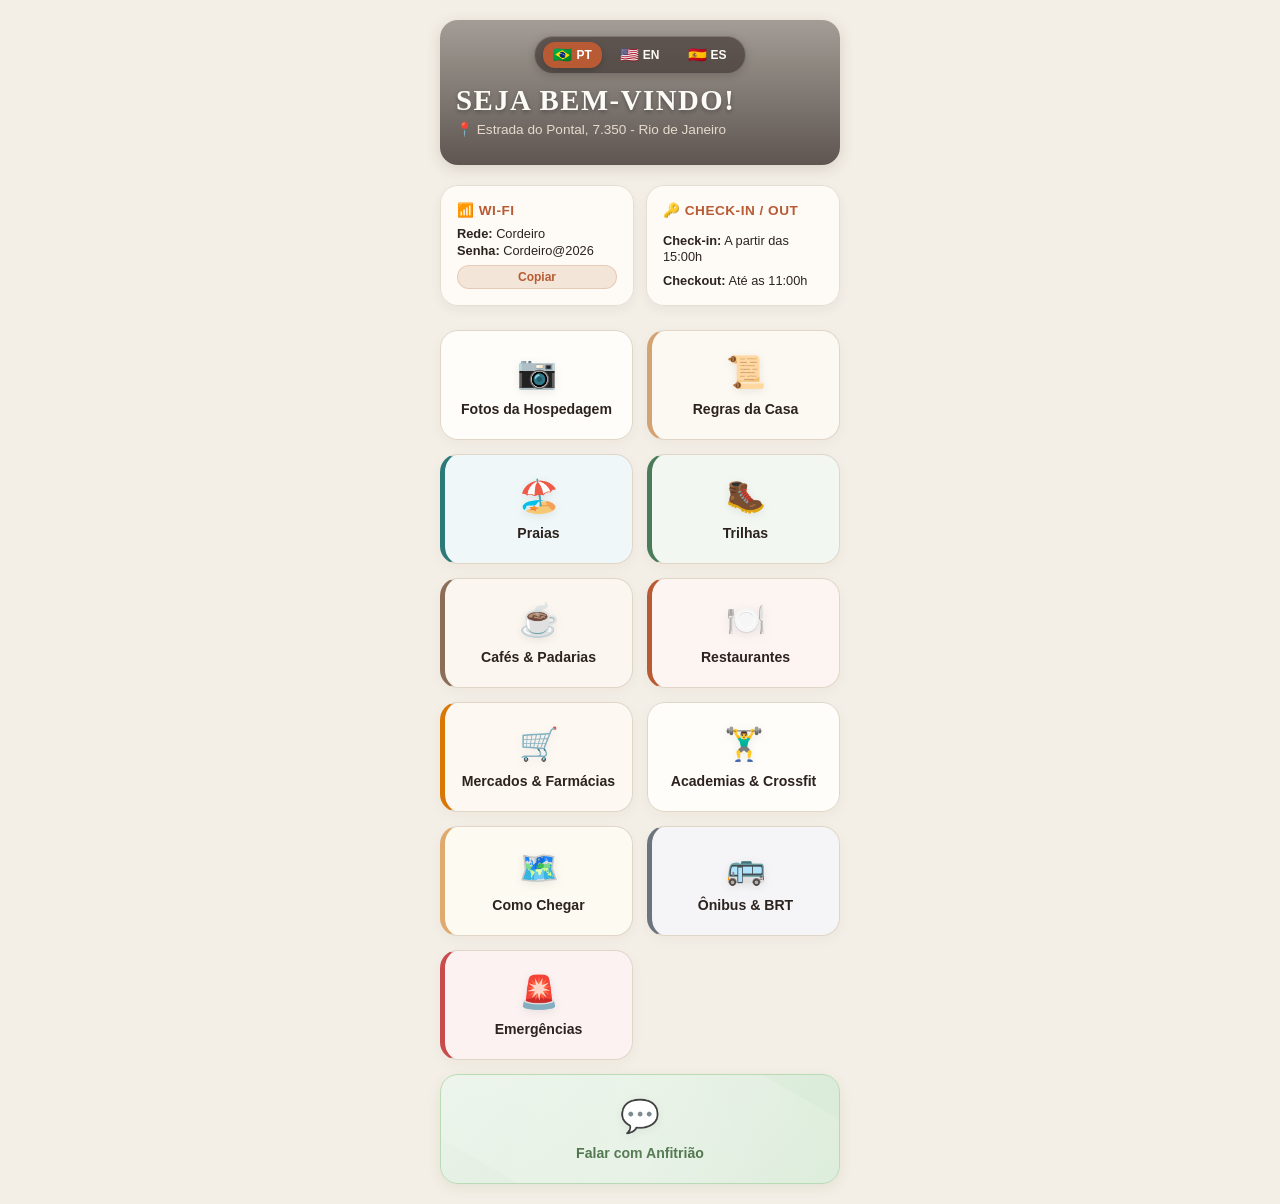
<file: index.html>
<!DOCTYPE html>
<html lang="pt-BR">
<head>
  <meta charset="UTF-8">
  <meta name="viewport" content="width=device-width, initial-scale=1.0">
  <title>Guia do Hóspede - Estrada do Pontal</title>
  <link rel="stylesheet" href="css/style.css">
</head>
<body>
  <div class="container">

    <!-- Header Rústico com Banner de Fundo -->
    <header class="hero-banner">
      <!-- Seletor de Idiomas Destacado -->
      <div class="language-selector">
        <button id="btn-pt" onclick="setLanguage('pt')" class="lang-btn active">
          <span class="flag">🇧🇷</span> PT
        </button>
        <button id="btn-en" onclick="setLanguage('en')" class="lang-btn">
          <span class="flag">🇺🇸</span> EN
        </button>
        <button id="btn-es" onclick="setLanguage('es')" class="lang-btn">
          <span class="flag">🇪🇸</span> ES
        </button>
      </div>

      <div class="hero-content">
        <h1 data-i18n="badge_welcome">SEJA BEM-VINDO!</h1>
        <p>📍 Estrada do Pontal, 7.350 - Rio de Janeiro</p>
      </div>
    </header>

    <!-- Card de Acesso Rápido -->
    <section class="quick-access">
      <div class="info-card">
        <h3>📶 WI-FI</h3>
        <p><strong>Rede:</strong> <span id="wifi-net">Cordeiro</span></p>
        <p><strong>Senha:</strong> <span id="wifi-pass">Cordeiro@2026</span></p>
        <button onclick="copyWifi()" style="margin-top: 6px; padding: 4px 10px; cursor: pointer;" data-i18n="wifi_btn">Copiar</button>
      </div>
      <div class="info-card">
        <h3>🔑 CHECK-IN / OUT</h3>
        <p><strong>Check-in:</strong> A partir das 15:00h</p>
        <p><strong>Checkout:</strong> Até as 11:00h</p>
      </div>
    </section>

    <!-- Grid de Navegação Reorganizado -->
    <main class="menu-grid">

      <!-- 0. FOTOS DA HOSPEDAGEM -->
      <a href="Fotos.html" target="_blank" class="menu-item">
        <span class="icon">📷</span>
        <span data-i18n="menu_photos">Fotos da Hospedagem</span>
      </a>

      <!-- 1. GUIA DA HOSPEDAGEM (Início) -->
      <a href="regras.html" target="_blank" class="menu-item">
        <span class="icon">📜</span>
        <span data-i18n="menu_house">Regras da Casa</span>
      </a>

      <!-- 2. LAZER & EXPERIÊNCIA DA REGIÃO -->
      <a href="praias.html" target="_blank" class="menu-item">
        <span class="icon">🏖️</span>
        <span data-i18n="menu_beaches">Praias</span>
      </a>

      <a href="trilhas.html" target="_blank" class="menu-item">
        <span class="icon">🥾</span>
        <span data-i18n="menu_trails">Trilhas</span>
      </a>

      <!-- 3. GASTRONOMIA -->
      <a href="padarias.html" target="_blank" class="menu-item">
        <span class="icon">☕</span>
        <span data-i18n="menu_bakeries">Cafés & Padarias</span>
      </a>

      <a href="restaurantes.html" target="_blank" class="menu-item">
        <span class="icon">🍽️</span>
        <span data-i18n="menu_rest">Restaurantes</span>
      </a>

      <!-- 4. CONVENIÊNCIA & BEM-ESTAR -->
      <a href="conveniencia.html" target="_blank" class="menu-item">
        <span class="icon">🛒</span>
        <span data-i18n="menu_convenience">Mercados & Farmácias</span>
      </a>

      <a href="academias.html" target="_blank" class="menu-item">
        <span class="icon">🏋️‍♂️</span>
        <span data-i18n="menu_fitness">Academias & Crossfit</span>
      </a>

      <!-- 5. DESLOCAMENTO -->
      <a href="como-chegar.html" target="_blank" class="menu-item">
        <span class="icon">🗺️</span>
        <span data-i18n="menu_how_to_get">Como Chegar</span>
      </a>

      <a href="transporte.html" target="_blank" class="menu-item">
        <span class="icon">🚌</span>
        <span data-i18n="menu_bus">Ônibus & BRT</span>
      </a>

      <!-- 6. EMERGÊNCIAS (No final) -->
      <a href="emergencias.html" target="_blank" class="menu-item">
        <span class="icon">🚨</span>
        <span data-i18n="menu_emergencies">Emergências</span>
      </a>

      <!-- BOTÃO DESTACADO -->
      <a href="https://wa.me/5521999833623" target="_blank" class="menu-item highlight">
        <span class="icon">💬</span>
        <span data-i18n="menu_host">Falar com Anfitrião</span>
      </a>

    </main>
  </div>

  <script src="js/main.js"></script>
</body>
</html>
</file>
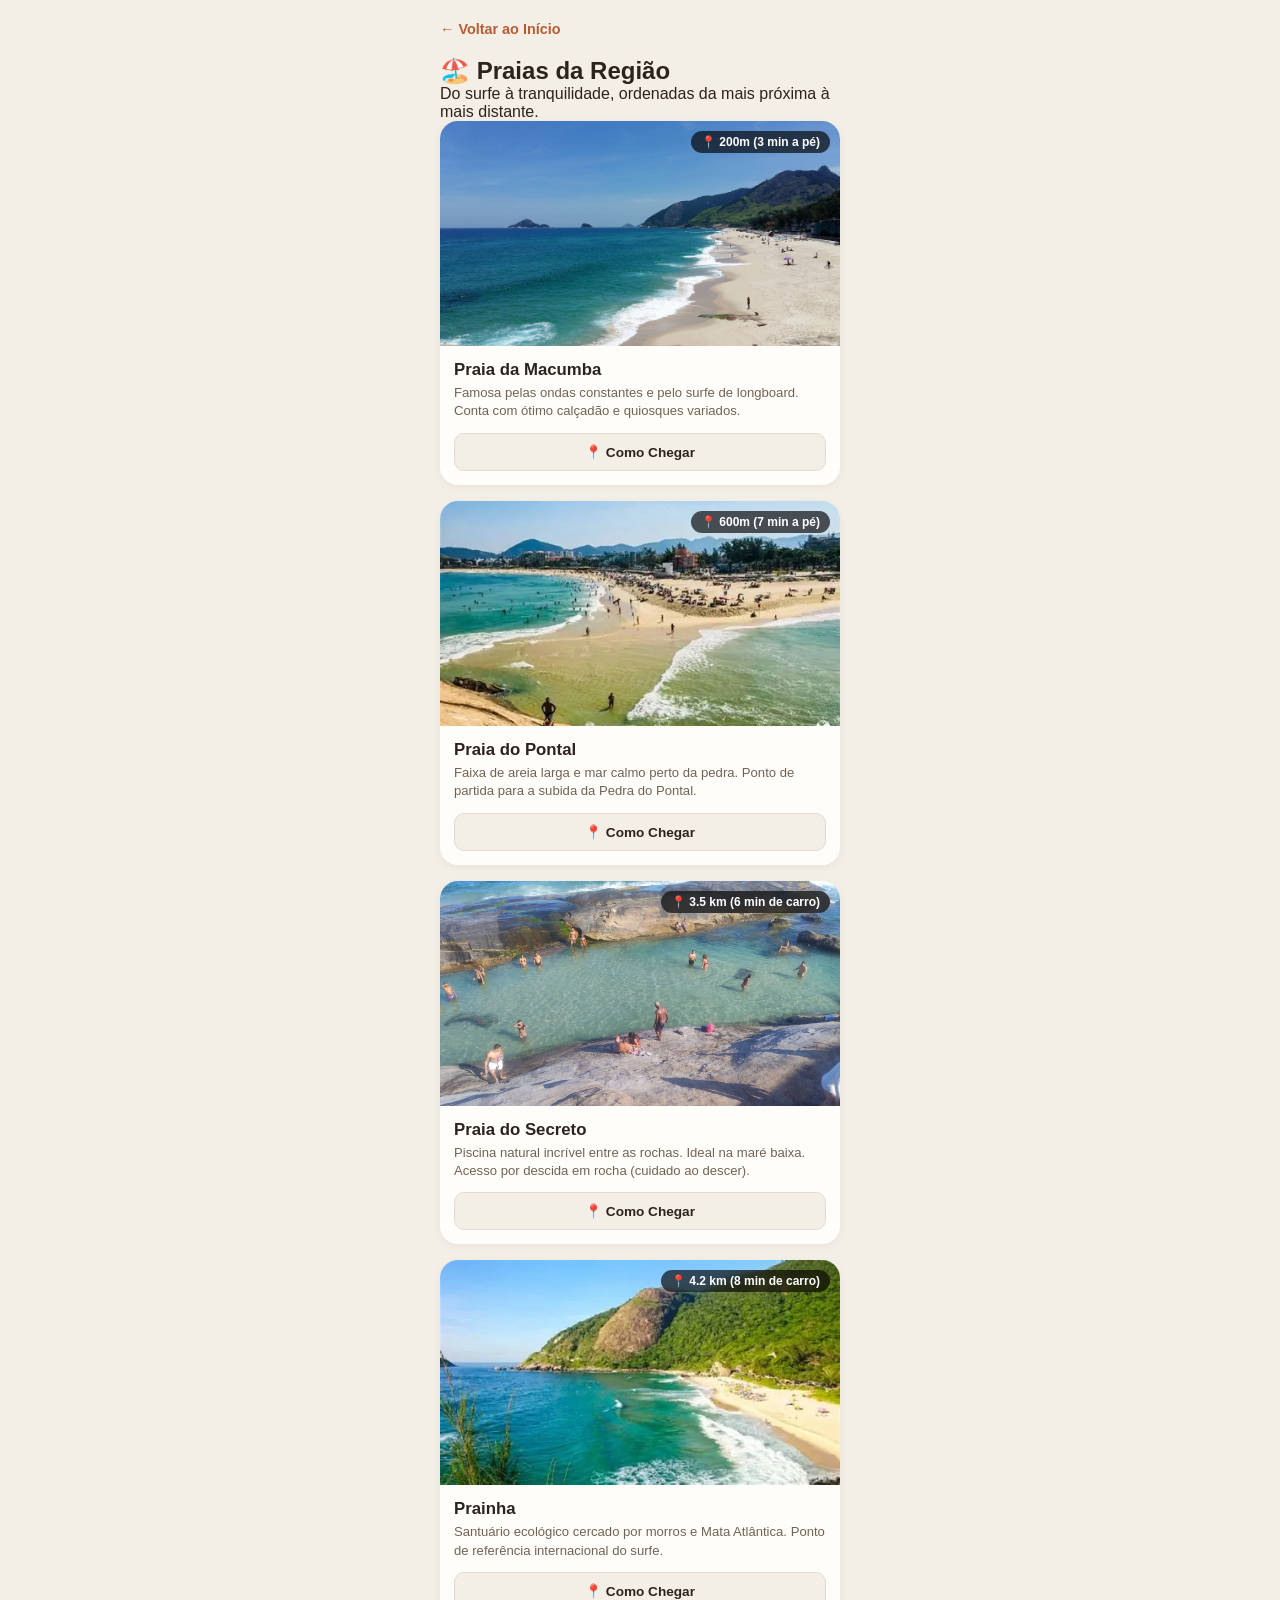
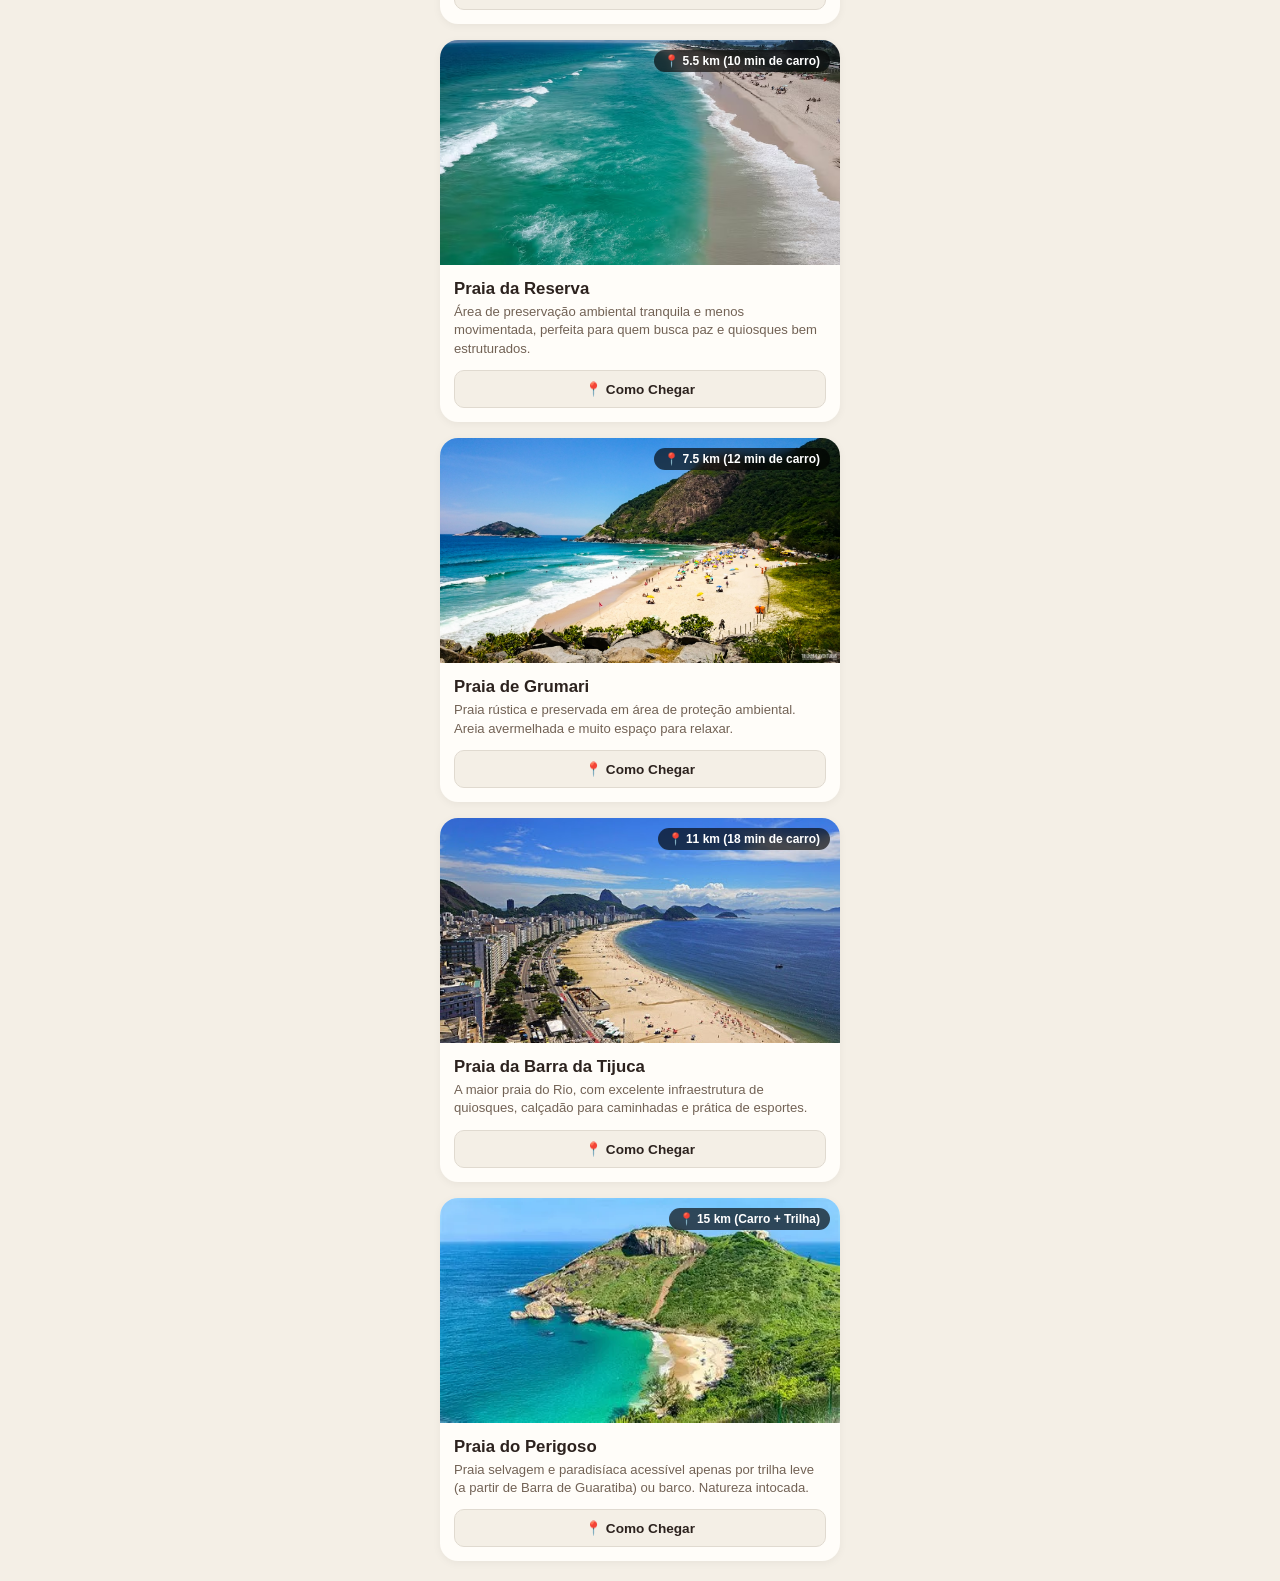
<file: praias.html>
<!DOCTYPE html>
<html lang="pt-BR">
<head>
  <meta charset="UTF-8">
  <meta name="viewport" content="width=device-width, initial-scale=1.0">
  <title>Praias - Guia do Hóspede</title>
  <link rel="stylesheet" href="css/style.css">
</head>
<body>
  <div class="container">
    <a href="index.html" class="btn-back" data-i18n="btn_back">← Voltar ao Início</a>

    <!-- PORTUGUÊS -->
    <div class="lang-content lang-pt">
      <header class="page-header">
        <h2>🏖️ Praias da Região</h2>
        <p>Do surfe à tranquilidade, ordenadas da mais próxima à mais distante.</p>
      </header>

      <div class="beach-grid">
        <article class="beach-card">
          <div class="beach-image-wrapper">
            <img src="img/praia_da_macumba.jpeg" alt="Praia da Macumba" class="beach-img">
            <span class="distance-tag">📍 200m (3 min a pé)</span>
          </div>
          <div class="beach-content">
            <h3>Praia da Macumba</h3>
            <p>Famosa pelas ondas constantes e pelo surfe de longboard. Conta com ótimo calçadão e quiosques variados.</p>
            <a href="https://maps.google.com/?q=Praia+da+Macumba+Rio+de+Janeiro" target="_blank" class="btn-maps-action">📍 Como Chegar</a>
          </div>
        </article>

        <article class="beach-card">
          <div class="beach-image-wrapper">
            <img src="img/praia_do_pontal.webp" alt="Praia do Pontal" class="beach-img">
            <span class="distance-tag">📍 600m (7 min a pé)</span>
          </div>
          <div class="beach-content">
            <h3>Praia do Pontal</h3>
            <p>Faixa de areia larga e mar calmo perto da pedra. Ponto de partida para a subida da Pedra do Pontal.</p>
            <a href="https://maps.google.com/?q=Praia+do+Pontal+Recreio+Rio+de+Janeiro" target="_blank" class="btn-maps-action">📍 Como Chegar</a>
          </div>
        </article>

        <article class="beach-card">
          <div class="beach-image-wrapper">
            <img src="img/Praia do Secreto.jpeg" alt="Praia do Secreto" class="beach-img">
            <span class="distance-tag">📍 3.5 km (6 min de carro)</span>
          </div>
          <div class="beach-content">
            <h3>Praia do Secreto</h3>
            <p>Piscina natural incrível entre as rochas. Ideal na maré baixa. Acesso por descida em rocha (cuidado ao descer).</p>
            <a href="https://maps.google.com/?q=Praia+do+Secreto+Rio+de+Janeiro" target="_blank" class="btn-maps-action">📍 Como Chegar</a>
          </div>
        </article>

        <article class="beach-card">
          <div class="beach-image-wrapper">
            <img src="img/prainha.webp" alt="Prainha" class="beach-img">
            <span class="distance-tag">📍 4.2 km (8 min de carro)</span>
          </div>
          <div class="beach-content">
            <h3>Prainha</h3>
            <p>Santuário ecológico cercado por morros e Mata Atlântica. Ponto de referência internacional do surfe.</p>
            <a href="https://maps.google.com/?q=Prainha+Rio+de+Janeiro" target="_blank" class="btn-maps-action">📍 Como Chegar</a>
          </div>
        </article>

        <article class="beach-card">
          <div class="beach-image-wrapper">
            <img src="img/praia-reserva.avif" alt="Praia da Reserva" class="beach-img">
            <span class="distance-tag">📍 5.5 km (10 min de carro)</span>
          </div>
          <div class="beach-content">
            <h3>Praia da Reserva</h3>
            <p>Área de preservação ambiental tranquila e menos movimentada, perfeita para quem busca paz e quiosques bem estruturados.</p>
            <a href="https://maps.google.com/?q=Praia+da+Reserva+Rio+de+Janeiro" target="_blank" class="btn-maps-action">📍 Como Chegar</a>
          </div>
        </article>

        <article class="beach-card">
          <div class="beach-image-wrapper">
            <img src="img/grumari.jpg" alt="Praia de Grumari" class="beach-img">
            <span class="distance-tag">📍 7.5 km (12 min de carro)</span>
          </div>
          <div class="beach-content">
            <h3>Praia de Grumari</h3>
            <p>Praia rústica e preservada em área de proteção ambiental. Areia avermelhada e muito espaço para relaxar.</p>
            <a href="https://maps.google.com/?q=Praia+de+Grumari+Rio+de+Janeiro" target="_blank" class="btn-maps-action">📍 Como Chegar</a>
          </div>
        </article>

        <article class="beach-card">
          <div class="beach-image-wrapper">
            <img src="img/praia-barra.jpg" alt="Praia da Barra da Tijuca" class="beach-img">
            <span class="distance-tag">📍 11 km (18 min de carro)</span>
          </div>
          <div class="beach-content">
            <h3>Praia da Barra da Tijuca</h3>
            <p>A maior praia do Rio, com excelente infraestrutura de quiosques, calçadão para caminhadas e prática de esportes.</p>
            <a href="https://maps.google.com/?q=Praia+da+Barra+da+Tijuca+Rio+de+Janeiro" target="_blank" class="btn-maps-action">📍 Como Chegar</a>
          </div>
        </article>

        <article class="beach-card">
          <div class="beach-image-wrapper">
            <img src="img/praia-perigoso.webp" alt="Praia do Perigoso" class="beach-img">
            <span class="distance-tag">📍 15 km (Carro + Trilha)</span>
          </div>
          <div class="beach-content">
            <h3>Praia do Perigoso</h3>
            <p>Praia selvagem e paradisíaca acessível apenas por trilha leve (a partir de Barra de Guaratiba) ou barco. Natureza intocada.</p>
            <a href="https://maps.google.com/?q=Praia+do+Perigoso+Barra+de+Guaratiba" target="_blank" class="btn-maps-action">📍 Como Chegar</a>
          </div>
        </article>
      </div>
    </div>

    <!-- INGLÊS -->
    <div class="lang-content lang-en" style="display: none;">
      <header class="page-header">
        <h2>🏖️ Local Beaches</h2>
        <p>From surfing spots to peaceful shores, ordered by distance.</p>
      </header>

      <div class="beach-grid">
        <article class="beach-card">
          <div class="beach-image-wrapper">
            <img src="img/praia_da_macumba.jpeg" alt="Macumba Beach" class="beach-img">
            <span class="distance-tag">📍 200m (3 min walk)</span>
          </div>
          <div class="beach-content">
            <h3>Macumba Beach</h3>
            <p>Famous for consistent waves and longboard surfing. Features a vibrant boardwalk and beachfront kiosks.</p>
            <a href="https://maps.google.com/?q=Praia+da+Macumba+Rio+de+Janeiro" target="_blank" class="btn-maps-action">📍 Directions</a>
          </div>
        </article>

        <article class="beach-card">
          <div class="beach-image-wrapper">
            <img src="img/praia_do_pontal.webp" alt="Pontal Beach" class="beach-img">
            <span class="distance-tag">📍 600m (7 min walk)</span>
          </div>
          <div class="beach-content">
            <h3>Pontal Beach</h3>
            <p>Wide sandy beach with calm waters near the rock. Starting point for the hike up Pedra do Pontal.</p>
            <a href="https://maps.google.com/?q=Praia+do+Pontal+Recreio+Rio+de+Janeiro" target="_blank" class="btn-maps-action">📍 Directions</a>
          </div>
        </article>

        <article class="beach-card">
          <div class="beach-image-wrapper">
            <img src="img/Praia do Secreto.jpeg" alt="Secreto Beach" class="beach-img">
            <span class="distance-tag">📍 3.5 km (6 min drive)</span>
          </div>
          <div class="beach-content">
            <h3>Secreto Beach</h3>
            <p>Stunning natural pool formed between rocks. Best visited at low tide. Short climb down rocks required.</p>
            <a href="https://maps.google.com/?q=Praia+do+Secreto+Rio+de+Janeiro" target="_blank" class="btn-maps-action">📍 Directions</a>
          </div>
        </article>

        <article class="beach-card">
          <div class="beach-image-wrapper">
            <img src="img/prainha.webp" alt="Prainha" class="beach-img">
            <span class="distance-tag">📍 4.2 km (8 min drive)</span>
          </div>
          <div class="beach-content">
            <h3>Prainha</h3>
            <p>An ecological sanctuary surrounded by green mountains and Atlantic Forest. World-famous surfing spot.</p>
            <a href="https://maps.google.com/?q=Prainha+Rio+de+Janeiro" target="_blank" class="btn-maps-action">📍 Directions</a>
          </div>
        </article>

        <article class="beach-card">
          <div class="beach-image-wrapper">
            <img src="img/praia-reserva.avif" alt="Reserva Beach" class="beach-img">
            <span class="distance-tag">📍 5.5 km (10 min drive)</span>
          </div>
          <div class="beach-content">
            <h3>Reserva Beach</h3>
            <p>Peaceful environmental preservation area with fewer crowds, ideal for relaxation and quality beach kiosks.</p>
            <a href="https://maps.google.com/?q=Praia+da+Reserva+Rio+de+Janeiro" target="_blank" class="btn-maps-action">📍 Directions</a>
          </div>
        </article>

        <article class="beach-card">
          <div class="beach-image-wrapper">
            <img src="img/grumari.jpg" alt="Grumari Beach" class="beach-img">
            <span class="distance-tag">📍 7.5 km (12 min drive)</span>
          </div>
          <div class="beach-content">
            <h3>Grumari Beach</h3>
            <p>Pristine and rustic beach inside a nature reserve. Golden-reddish sand and plenty of space to unwind.</p>
            <a href="https://maps.google.com/?q=Praia+de+Grumari+Rio+de+Janeiro" target="_blank" class="btn-maps-action">📍 Directions</a>
          </div>
        </article>

        <article class="beach-card">
          <div class="beach-image-wrapper">
            <img src="img/praia-barra.jpg" alt="Barra da Tijuca Beach" class="beach-img">
            <span class="distance-tag">📍 11 km (18 min drive)</span>
          </div>
          <div class="beach-content">
            <h3>Barra da Tijuca Beach</h3>
            <p>Rio's longest beach, featuring great infrastructure, beach kiosks, a long boardwalk, and outdoor sports.</p>
            <a href="https://maps.google.com/?q=Praia+da+Barra+da+Tijuca+Rio+de+Janeiro" target="_blank" class="btn-maps-action">📍 Directions</a>
          </div>
        </article>

        <article class="beach-card">
          <div class="beach-image-wrapper">
            <img src="img/praia-perigoso.webp" alt="Perigoso Beach" class="beach-img">
            <span class="distance-tag">📍 15 km (Drive + Trail)</span>
          </div>
          <div class="beach-content">
            <h3>Perigoso Beach</h3>
            <p>A wild, pristine paradise reachable only via a scenic trail from Barra de Guaratiba or by boat. Untouched nature.</p>
            <a href="https://maps.google.com/?q=Praia+do+Perigoso+Barra+de+Guaratiba" target="_blank" class="btn-maps-action">📍 Directions</a>
          </div>
        </article>
      </div>
    </div>

    <!-- ESPANHOL -->
    <div class="lang-content lang-es" style="display: none;">
      <header class="page-header">
        <h2>🏖️ Playas de la Región</h2>
        <p>Desde surf hasta tranquilidad, ordenadas por cercanía.</p>
      </header>

      <div class="beach-grid">
        <article class="beach-card">
          <div class="beach-image-wrapper">
            <img src="img/praia_da_macumba.jpeg" alt="Playa de Macumba" class="beach-img">
            <span class="distance-tag">📍 200m (3 min a pie)</span>
          </div>
          <div class="beach-content">
            <h3>Playa de Macumba</h3>
            <p>Famosa por sus olas constantes y surf de longboard. Excelente paseo marítimo y quioscos.</p>
            <a href="https://maps.google.com/?q=Praia+da+Macumba+Rio+de+Janeiro" target="_blank" class="btn-maps-action">📍 Cómo Llegar</a>
          </div>
        </article>

        <article class="beach-card">
          <div class="beach-image-wrapper">
            <img src="img/praia_do_pontal.webp" alt="Playa del Pontal" class="beach-img">
            <span class="distance-tag">📍 600m (7 min a pie)</span>
          </div>
          <div class="beach-content">
            <h3>Playa del Pontal</h3>
            <p>Amplia franja de arena y mar tranquilo cerca de la piedra. Punto de inicio para subir a Pedra do Pontal.</p>
            <a href="https://maps.google.com/?q=Praia+do+Pontal+Recreio+Rio+de+Janeiro" target="_blank" class="btn-maps-action">📍 Cómo Llegar</a>
          </div>
        </article>

        <article class="beach-card">
          <div class="beach-image-wrapper">
            <img src="img/Praia do Secreto.jpeg" alt="Playa del Secreto" class="beach-img">
            <span class="distance-tag">📍 3.5 km (6 min en coche)</span>
          </div>
          <div class="beach-content">
            <h3>Playa del Secreto</h3>
            <p>Piscina natural espectacular entre las rocas. Ideal durante la marea baja. Se accede bajando por rocas.</p>
            <a href="https://maps.google.com/?q=Praia+do+Secreto+Rio+de+Janeiro" target="_blank" class="btn-maps-action">📍 Cómo Llegar</a>
          </div>
        </article>

        <article class="beach-card">
          <div class="beach-image-wrapper">
            <img src="img/prainha.webp" alt="Prainha" class="beach-img">
            <span class="distance-tag">📍 4.2 km (8 min en coche)</span>
          </div>
          <div class="beach-content">
            <h3>Prainha</h3>
            <p>Santuario ecológico rodeado de montañas y Selva Atlántica. Referente internacional del surf.</p>
            <a href="https://maps.google.com/?q=Prainha+Rio+de+Janeiro" target="_blank" class="btn-maps-action">📍 Cómo Llegar</a>
          </div>
        </article>

        <article class="beach-card">
          <div class="beach-image-wrapper">
            <img src="img/praia-reserva.avif" alt="Playa de la Reserva" class="beach-img">
            <span class="distance-tag">📍 5.5 km (10 min en coche)</span>
          </div>
          <div class="beach-content">
            <h3>Playa de la Reserva</h3>
            <p>Área de preservación ambiental muy tranquila y con menos gente, ideal para relajarse y disfrutar de buenos quioscos.</p>
            <a href="https://maps.google.com/?q=Praia+da+Reserva+Rio+de+Janeiro" target="_blank" class="btn-maps-action">📍 Cómo Llegar</a>
          </div>
        </article>

        <article class="beach-card">
          <div class="beach-image-wrapper">
            <img src="img/grumari.jpg" alt="Playa de Grumari" class="beach-img">
            <span class="distance-tag">📍 7.5 km (12 min en coche)</span>
          </div>
          <div class="beach-content">
            <h3>Playa de Grumari</h3>
            <p>Playa rústica y conservada en área de protección ambiental. Arena rojiza y mucho espacio para relajarse.</p>
            <a href="https://maps.google.com/?q=Praia+de+Grumari+Rio+de+Janeiro" target="_blank" class="btn-maps-action">📍 Cómo Llegar</a>
          </div>
        </article>

        <article class="beach-card">
          <div class="beach-image-wrapper">
            <img src="img/praia-barra.jpg" alt="Playa de Barra da Tijuca" class="beach-img">
            <span class="distance-tag">📍 11 km (18 min en coche)</span>
          </div>
          <div class="beach-content">
            <h3>Playa de Barra da Tijuca</h3>
            <p>La playa más extensa de Río, con excelente infraestructura de quioscos, paseo marítimo y deportes al aire libre.</p>
            <a href="https://maps.google.com/?q=Praia+da+Barra+da+Tijuca+Rio+de+Janeiro" target="_blank" class="btn-maps-action">📍 Cómo Llegar</a>
          </div>
        </article>

        <article class="beach-card">
          <div class="beach-image-wrapper">
            <img src="img/praia-perigoso.webp" alt="Playa del Perigoso" class="beach-img">
            <span class="distance-tag">📍 15 km (Coche + Sendero)</span>
          </div>
          <div class="beach-content">
            <h3>Playa del Perigoso</h3>
            <p>Playa virgen e idílica accesible solo por un sendero suave desde Barra de Guaratiba o en barco. Naturaleza virgen.</p>
            <a href="https://maps.google.com/?q=Praia+do+Perigoso+Barra+de+Guaratiba" target="_blank" class="btn-maps-action">📍 Cómo Llegar</a>
          </div>
        </article>
      </div>
    </div>

  </div>
  <script src="js/main.js"></script>
</body>
</html>
</file>
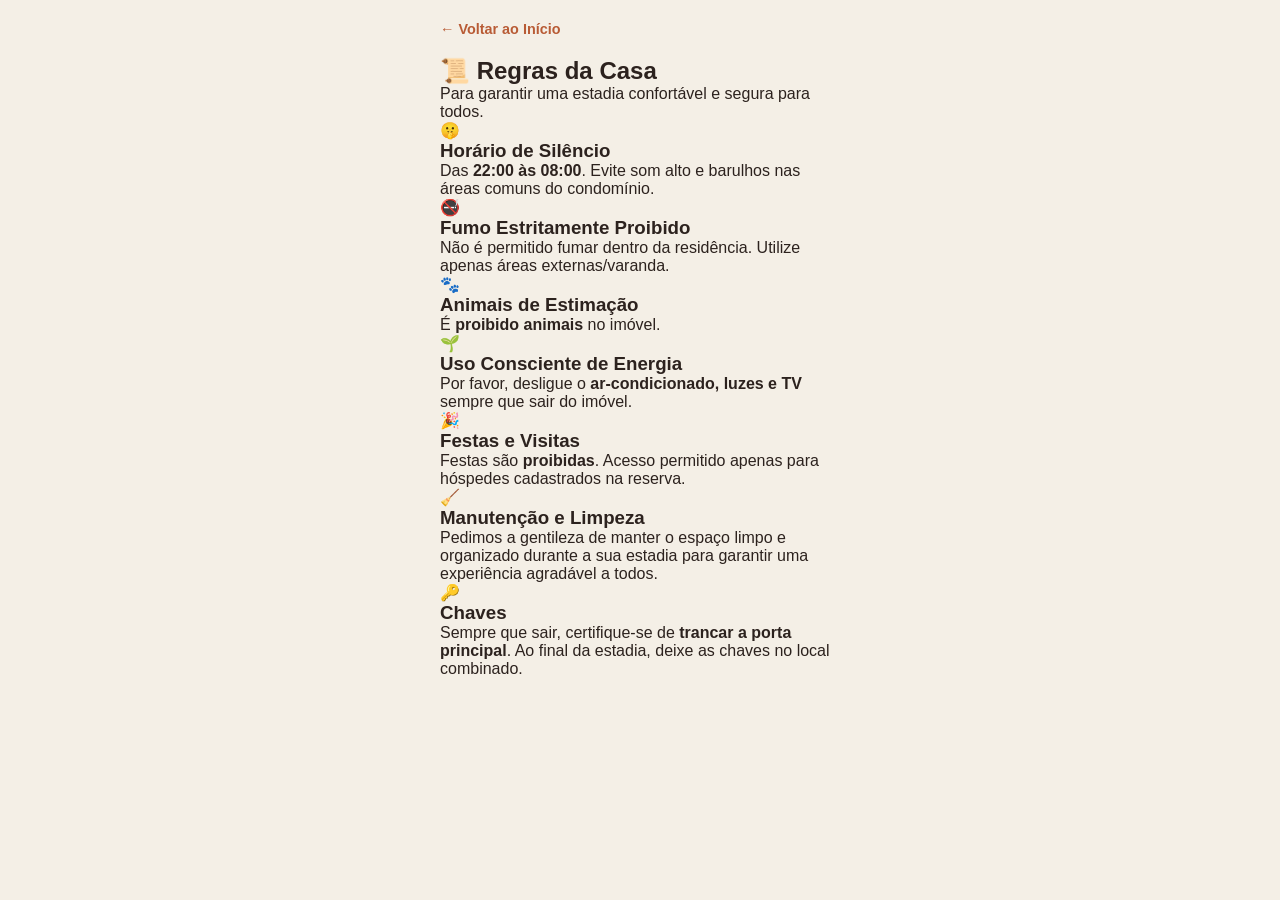
<file: regras.html>
<!DOCTYPE html>
<html lang="pt-BR">
<head>
  <meta charset="UTF-8">
  <meta name="viewport" content="width=device-width, initial-scale=1.0">
  <title>Regras da Casa - Guia do Hóspede</title>
  <link rel="stylesheet" href="css/style.css">
</head>
<body>
  <div class="container">
    <a href="index.html" class="btn-back" data-i18n="btn_back">← Voltar ao Início</a>
    
    <!-- PORTUGUÊS -->
    <div class="lang-content lang-pt">
      <header class="page-header">
        <h2>📜 Regras da Casa</h2>
        <p>Para garantir uma estadia confortável e segura para todos.</p>
      </header>

      <div class="rules-grid">
        <div class="rule-card">
          <div class="rule-icon">🤫</div>
          <div class="rule-info">
            <h3>Horário de Silêncio</h3>
            <p>Das <strong>22:00 às 08:00</strong>. Evite som alto e barulhos nas áreas comuns do condomínio.</p>
          </div>
        </div>

        <div class="rule-card alert">
          <div class="rule-icon">🚭</div>
          <div class="rule-info">
            <h3>Fumo Estritamente Proibido</h3>
            <p>Não é permitido fumar dentro da residência. Utilize apenas áreas externas/varanda.</p>
          </div>
        </div>

        <div class="rule-card alert">
          <div class="rule-icon">🐾</div>
          <div class="rule-info">
            <h3>Animais de Estimação</h3>
            <p>É <strong>proibido animais</strong> no imóvel.</p>
          </div>
        </div>

        <div class="rule-card">
          <div class="rule-icon">🌱</div>
          <div class="rule-info">
            <h3>Uso Consciente de Energia</h3>
            <p>Por favor, desligue o <strong>ar-condicionado, luzes e TV</strong> sempre que sair do imóvel.</p>
          </div>
        </div>

        <div class="rule-card alert">
          <div class="rule-icon">🎉</div>
          <div class="rule-info">
            <h3>Festas e Visitas</h3>
            <p>Festas são <strong>proibidas</strong>. Acesso permitido apenas para hóspedes cadastrados na reserva.</p>
          </div>
        </div>

        <div class="rule-card">
          <div class="rule-icon">🧹</div>
          <div class="rule-info">
            <h3>Manutenção e Limpeza</h3>
            <p>Pedimos a gentileza de manter o espaço limpo e organizado durante a sua estadia para garantir uma experiência agradável a todos.</p>
          </div>
        </div>

        <div class="rule-card">
          <div class="rule-icon">🔑</div>
          <div class="rule-info">
            <h3>Chaves</h3>
            <p>Sempre que sair, certifique-se de <strong>trancar a porta principal</strong>. Ao final da estadia, deixe as chaves no local combinado.</p>
          </div>
        </div>
      </div>
    </div>

    <!-- INGLÊS -->
    <div class="lang-content lang-en" style="display: none;">
      <header class="page-header">
        <h2>📜 House Rules</h2>
        <p>To ensure a comfortable and safe stay for everyone.</p>
      </header>

      <div class="rules-grid">
        <div class="rule-card">
          <div class="rule-icon">🤫</div>
          <div class="rule-info">
            <h3>Quiet Hours</h3>
            <p>From <strong>10:00 PM to 08:00 AM</strong>. Please avoid loud music and noise in common areas.</p>
          </div>
        </div>

        <div class="rule-card alert">
          <div class="rule-icon">🚭</div>
          <div class="rule-info">
            <h3>Strictly No Smoking</h3>
            <p>Smoking is not allowed inside the property. Use balcony/outdoor areas only.</p>
          </div>
        </div>

        <div class="rule-card alert">
          <div class="rule-icon">🐾</div>
          <div class="rule-info">
            <h3>Pets Policy</h3>
            <p>Pets are <strong>strictly forbidden</strong> in the property.</p>
          </div>
        </div>

        <div class="rule-card">
          <div class="rule-icon">🌱</div>
          <div class="rule-info">
            <h3>Energy Saving</h3>
            <p>Please turn off the <strong>air conditioner, lights, and TV</strong> whenever you go out.</p>
          </div>
        </div>

        <div class="rule-card alert">
          <div class="rule-icon">🎉</div>
          <div class="rule-info">
            <h3>No Parties or Extra Guests</h3>
            <p>Parties are <strong>prohibited</strong>. Only registered guests are allowed entry.</p>
          </div>
        </div>

        <div class="rule-card">
          <div class="rule-icon">🧹</div>
          <div class="rule-info">
            <h3>Cleanliness and Care</h3>
            <p>Please keep the space clean and organized during your stay to ensure a pleasant experience for everyone.</p>
          </div>
        </div>

        <div class="rule-card">
          <div class="rule-icon">🔑</div>
          <div class="rule-info">
            <h3>Keys</h3>
            <p>Whenever you go out, please make sure to <strong>lock the front door</strong>. At departure, leave the keys in the designated place.</p>
          </div>
        </div>
      </div>
    </div>

    <!-- ESPANHOL -->
    <div class="lang-content lang-es" style="display: none;">
      <header class="page-header">
        <h2>📜 Reglas de la Casa</h2>
        <p>Para garantizar una estancia cómoda y segura para todos.</p>
      </header>

      <div class="rules-grid">
        <div class="rule-card">
          <div class="rule-icon">🤫</div>
          <div class="rule-info">
            <h3>Horas de Silencio</h3>
            <p>De <strong>22:00 a 08:00</strong>. Evite música alta y ruidos en las áreas comunes.</p>
          </div>
        </div>

        <div class="rule-card alert">
          <div class="rule-icon">🚭</div>
          <div class="rule-info">
            <h3>Prohibido Fumar</h3>
            <p>No se permite fumar dentro de la propiedad. Utilice solo áreas exteriores/balcón.</p>
          </div>
        </div>

        <div class="rule-card alert">
          <div class="rule-icon">🐾</div>
          <div class="rule-info">
            <h3>Mascotas</h3>
            <p>Están <strong>prohibidas las mascotas</strong> en la propiedad.</p>
          </div>
        </div>

        <div class="rule-card">
          <div class="rule-icon">🌱</div>
          <div class="rule-info">
            <h3>Uso Responsable de Energía</h3>
            <p>Por favor, apague el <strong>aire acondicionado, luces y TV</strong> al salir.</p>
          </div>
        </div>

        <div class="rule-card alert">
          <div class="rule-icon">🎉</div>
          <div class="rule-info">
            <h3>Sin Fiestas ni Visitas</h3>
            <p>Las fiestas están <strong>prohibidas</strong>. Solo se permite el acceso a huéspedes registrados.</p>
          </div>
        </div>

        <div class="rule-card">
          <div class="rule-icon">🧹</div>
          <div class="rule-info">
            <h3>Mantenimiento y Limpieza</h3>
            <p>Le pedimos la amabilidad de mantener el espacio limpio y organizado durante su estancia para garantizar una experiencia agradable para todos.</p>
          </div>
        </div>

        <div class="rule-card">
          <div class="rule-icon">🔑</div>
          <div class="rule-info">
            <h3>Llaves</h3>
            <p>Cada vez que salga, asegúrese de <strong>cerrar la puerta principal con llave</strong>. Al salir definitivamente, deje las llaves en el lugar acordado.</p>
          </div>
        </div>
      </div>
    </div>

  </div>
  <script src="js/main.js"></script>
</body>
</html>
</file>
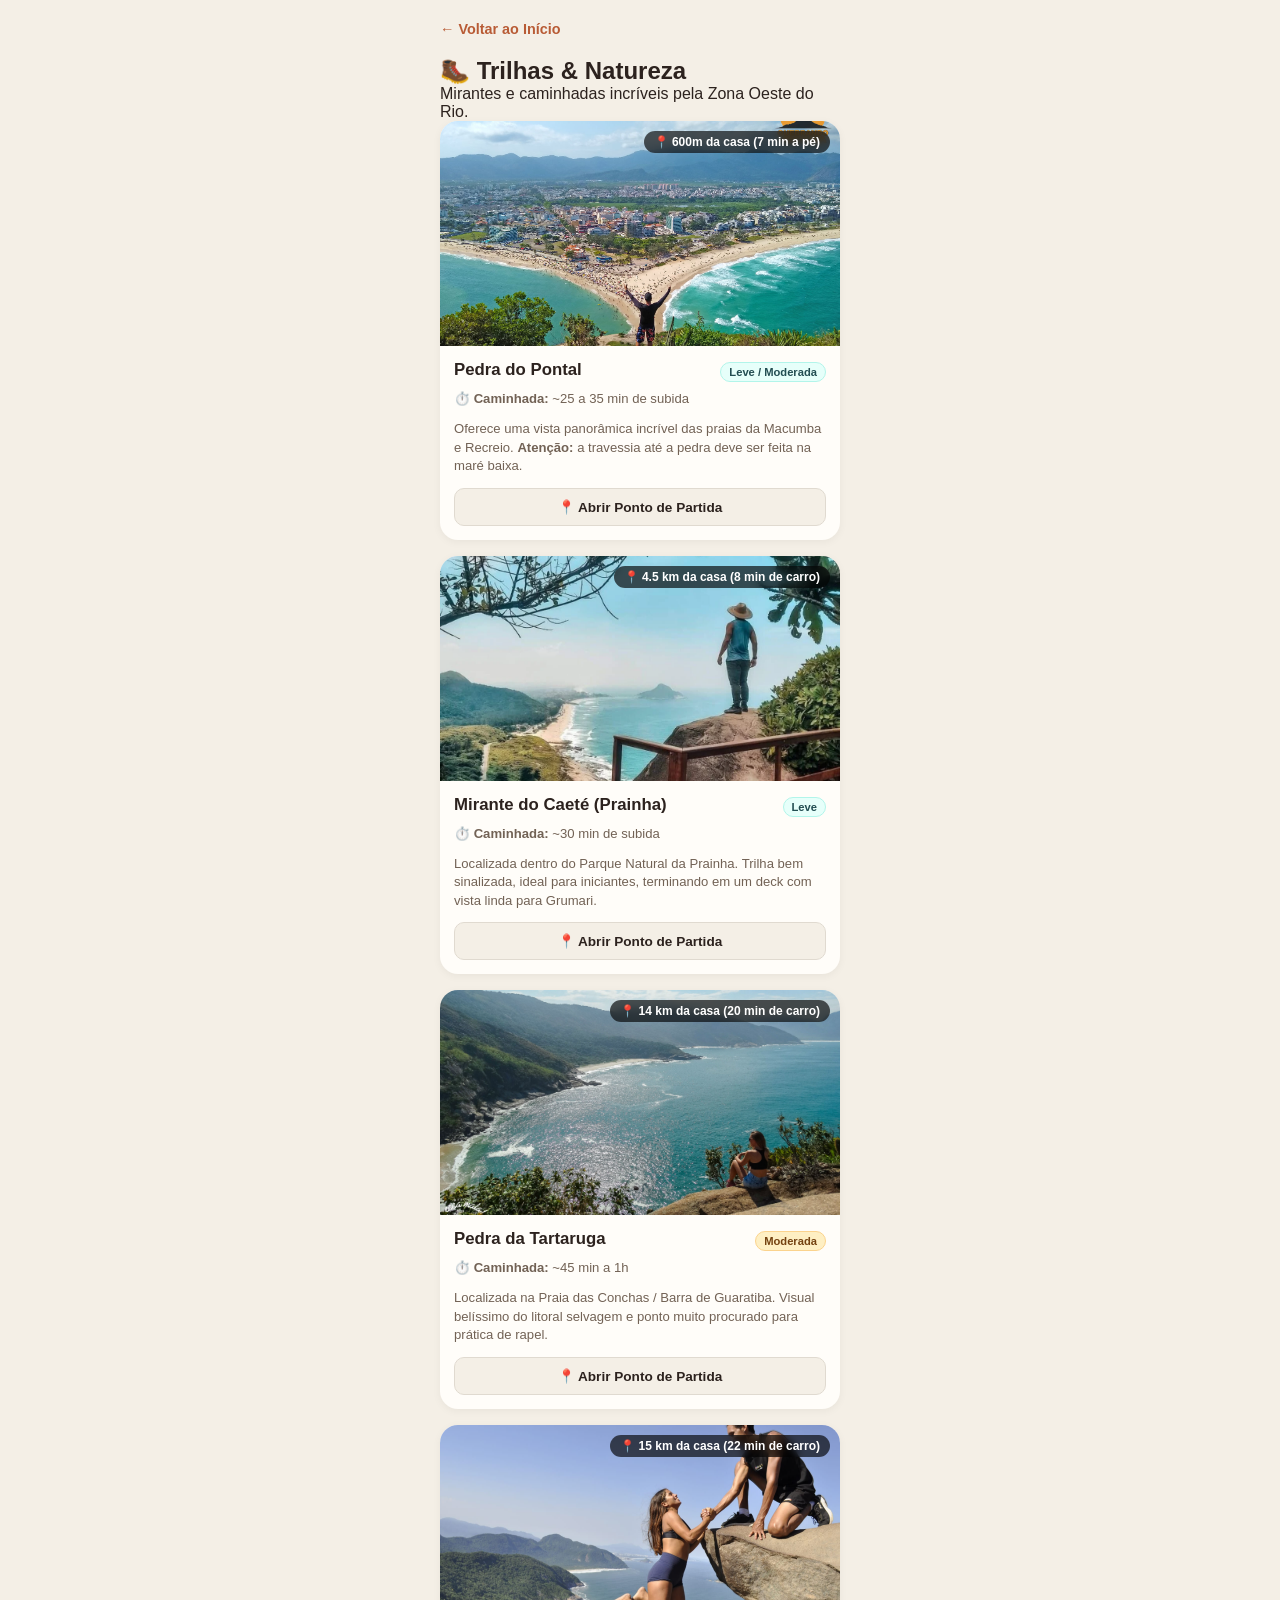
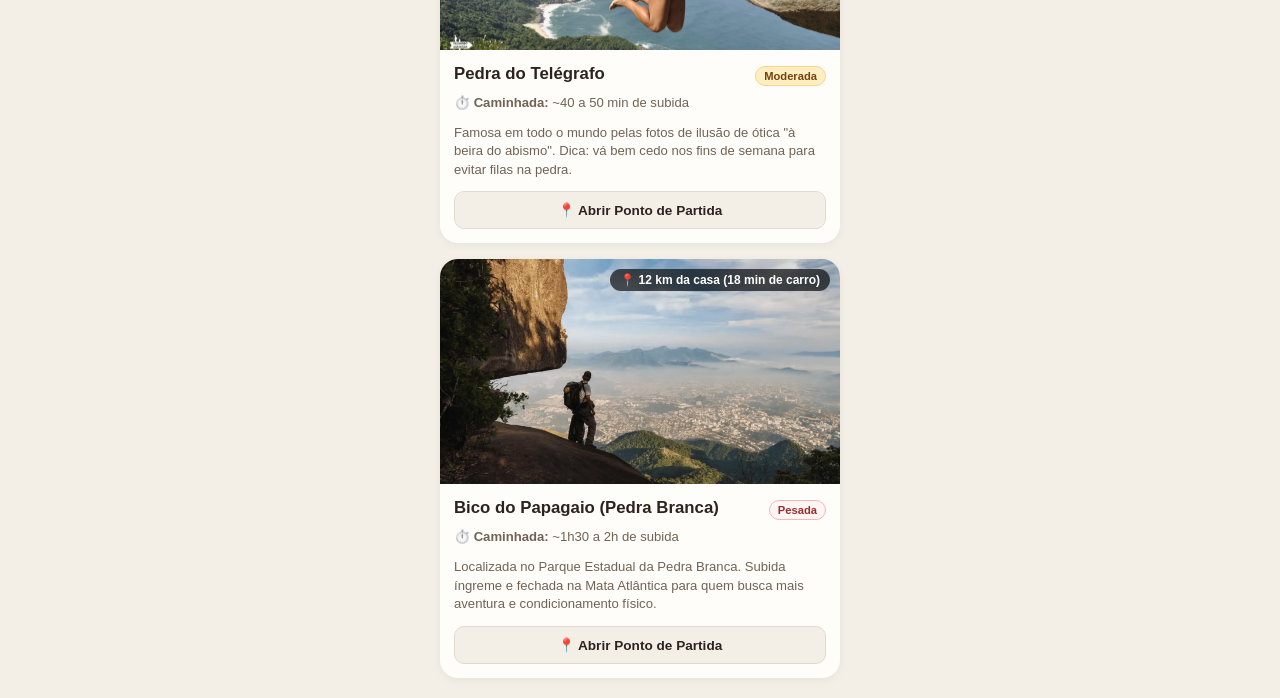
<file: trilhas.html>
<!DOCTYPE html>
<html lang="pt-BR">
<head>
  <meta charset="UTF-8">
  <meta name="viewport" content="width=device-width, initial-scale=1.0">
  <title>Trilhas - Guia do Hóspede</title>
  <link rel="stylesheet" href="css/style.css">
</head>
<body>
  <div class="container">
    <a href="index.html" class="btn-back" data-i18n="btn_back">← Voltar ao Início</a>

    <!-- PORTUGUÊS -->
    <div class="lang-content lang-pt">
      <header class="page-header">
        <h2>🥾 Trilhas & Natureza</h2>
        <p>Mirantes e caminhadas incríveis pela Zona Oeste do Rio.</p>
      </header>

      <div class="trail-grid">
        <article class="trail-card">
          <div class="trail-image-wrapper">
            <img src="img/pedra-do-pontal.jpg" alt="Pedra do Pontal" class="trail-img">
            <span class="distance-tag">📍 600m da casa (7 min a pé)</span>
          </div>
          <div class="trail-content">
            <div class="trail-header">
              <h3>Pedra do Pontal</h3>
              <span class="difficulty-badge level-easy">Leve / Moderada</span>
            </div>
            <p class="trail-info">⏱️ <strong>Caminhada:</strong> ~25 a 35 min de subida</p>
            <p>Oferece uma vista panorâmica incrível das praias da Macumba e Recreio. <strong>Atenção:</strong> a travessia até a pedra deve ser feita na maré baixa.</p>
            <a href="https://maps.google.com/?q=Pedra+do+Pontal+Recreio+dos+Bandeirantes" target="_blank" class="btn-maps-action">📍 Abrir Ponto de Partida</a>
          </div>
        </article>

        <article class="trail-card">
          <div class="trail-image-wrapper">
            <img src="img/Mirante_do_Caete.webp" alt="Mirante do Caeté" class="trail-img">
            <span class="distance-tag">📍 4.5 km da casa (8 min de carro)</span>
          </div>
          <div class="trail-content">
            <div class="trail-header">
              <h3>Mirante do Caeté (Prainha)</h3>
              <span class="difficulty-badge level-easy">Leve</span>
            </div>
            <p class="trail-info">⏱️ <strong>Caminhada:</strong> ~30 min de subida</p>
            <p>Localizada dentro do Parque Natural da Prainha. Trilha bem sinalizada, ideal para iniciantes, terminando em um deck com vista linda para Grumari.</p>
            <a href="https://maps.google.com/?q=Parque+Natural+Municipal+da+Prainha" target="_blank" class="btn-maps-action">📍 Abrir Ponto de Partida</a>
          </div>
        </article>

        <article class="trail-card">
          <div class="trail-image-wrapper">
            <img src="img/pedra-da-tartaruga.jpg" alt="Pedra da Tartaruga" class="trail-img">
            <span class="distance-tag">📍 14 km da casa (20 min de carro)</span>
          </div>
          <div class="trail-content">
            <div class="trail-header">
              <h3>Pedra da Tartaruga</h3>
              <span class="difficulty-badge level-medium">Moderada</span>
            </div>
            <p class="trail-info">⏱️ <strong>Caminhada:</strong> ~45 min a 1h</p>
            <p>Localizada na Praia das Conchas / Barra de Guaratiba. Visual belíssimo do litoral selvagem e ponto muito procurado para prática de rapel.</p>
            <a href="https://maps.google.com/?q=Pedra+da+Tartaruga+Barra+de+Guaratiba" target="_blank" class="btn-maps-action">📍 Abrir Ponto de Partida</a>
          </div>
        </article>

        <article class="trail-card">
          <div class="trail-image-wrapper">
            <img src="img/Pedra-do-Telegrafo.jpeg" alt="Pedra do Telégrafo" class="trail-img">
            <span class="distance-tag">📍 15 km da casa (22 min de carro)</span>
          </div>
          <div class="trail-content">
            <div class="trail-header">
              <h3>Pedra do Telégrafo</h3>
              <span class="difficulty-badge level-medium">Moderada</span>
            </div>
            <p class="trail-info">⏱️ <strong>Caminhada:</strong> ~40 a 50 min de subida</p>
            <p>Famosa em todo o mundo pelas fotos de ilusão de ótica "à beira do abismo". Dica: vá bem cedo nos fins de semana para evitar filas na pedra.</p>
            <a href="https://maps.google.com/?q=Pedra+do+Telegrafo+Barra+de+Guaratiba" target="_blank" class="btn-maps-action">📍 Abrir Ponto de Partida</a>
          </div>
        </article>

        <article class="trail-card">
          <div class="trail-image-wrapper">
            <img src="img/Bico_do_papagaio.webp" alt="Bico do Papagaio" class="trail-img">
            <span class="distance-tag">📍 12 km da casa (18 min de carro)</span>
          </div>
          <div class="trail-content">
            <div class="trail-header">
              <h3>Bico do Papagaio (Pedra Branca)</h3>
              <span class="difficulty-badge level-hard">Pesada</span>
            </div>
            <p class="trail-info">⏱️ <strong>Caminhada:</strong> ~1h30 a 2h de subida</p>
            <p>Localizada no Parque Estadual da Pedra Branca. Subida íngreme e fechada na Mata Atlântica para quem busca mais aventura e condicionamento físico.</p>
            <a href="https://maps.google.com/?q=Bico+do+Papagaio+Parque+Estadual+da+Pedra+Branca" target="_blank" class="btn-maps-action">📍 Abrir Ponto de Partida</a>
          </div>
        </article>
      </div>
    </div>

    <!-- INGLÊS -->
    <div class="lang-content lang-en" style="display: none;">
      <header class="page-header">
        <h2>🥾 Hiking Trails & Nature</h2>
        <p>Incredible viewpoints and coastal hikes in West Rio.</p>
      </header>

      <div class="trail-grid">
        <article class="trail-card">
          <div class="trail-image-wrapper">
            <img src="img/pedra-do-pontal.jpg" alt="Pedra do Pontal" class="trail-img">
            <span class="distance-tag">📍 600m from house (7 min walk)</span>
          </div>
          <div class="trail-content">
            <div class="trail-header">
              <h3>Pedra do Pontal</h3>
              <span class="difficulty-badge level-easy">Easy / Moderate</span>
            </div>
            <p class="trail-info">⏱️ <strong>Hike time:</strong> ~25 to 35 min uphill</p>
            <p>Offers panoramic views of Macumba and Recreio beaches. <strong>Note:</strong> access to the rock requires crossing during low tide.</p>
            <a href="https://maps.google.com/?q=Pedra+do+Pontal+Recreio+dos+Bandeirantes" target="_blank" class="btn-maps-action">📍 Open Trailhead</a>
          </div>
        </article>

        <article class="trail-card">
          <div class="trail-image-wrapper">
            <img src="img/Mirante_do_Caete.webp" alt="Mirante do Caeté" class="trail-img">
            <span class="distance-tag">📍 4.5 km from house (8 min drive)</span>
          </div>
          <div class="trail-content">
            <div class="trail-header">
              <h3>Mirante do Caeté (Prainha)</h3>
              <span class="difficulty-badge level-easy">Easy</span>
            </div>
            <p class="trail-info">⏱️ <strong>Hike time:</strong> ~30 min uphill</p>
            <p>Inside Prainha Nature Reserve. Well-marked trail, beginner-friendly, ending at a wooden deck with view to Grumari.</p>
            <a href="https://maps.google.com/?q=Parque+Natural+Municipal+da+Prainha" target="_blank" class="btn-maps-action">📍 Open Trailhead</a>
          </div>
        </article>

        <article class="trail-card">
          <div class="trail-image-wrapper">
            <img src="img/pedra-da-tartaruga.jpg" alt="Pedra da Tartaruga" class="trail-img">
            <span class="distance-tag">📍 14 km from house (20 min drive)</span>
          </div>
          <div class="trail-content">
            <div class="trail-header">
              <h3>Pedra da Tartaruga</h3>
              <span class="difficulty-badge level-medium">Moderate</span>
            </div>
            <p class="trail-info">⏱️ <strong>Hike time:</strong> ~45 min to 1h</p>
            <p>Located in Barra de Guaratiba. Spectacular ocean views along wild coastline, popular for rappelling.</p>
            <a href="https://maps.google.com/?q=Pedra+da+Tartaruga+Barra+de+Guaratiba" target="_blank" class="btn-maps-action">📍 Open Trailhead</a>
          </div>
        </article>

        <article class="trail-card">
          <div class="trail-image-wrapper">
            <img src="img/Pedra-do-Telegrafo.jpeg" alt="Pedra do Telégrafo" class="trail-img">
            <span class="distance-tag">📍 15 km from house (22 min drive)</span>
          </div>
          <div class="trail-content">
            <div class="trail-header">
              <h3>Pedra do Telégrafo</h3>
              <span class="difficulty-badge level-medium">Moderate</span>
            </div>
            <p class="trail-info">⏱️ <strong>Hike time:</strong> ~40 to 50 min uphill</p>
            <p>World-famous for optical illusion cliff photos. Tip: arrive early on weekends to avoid lines at the photo rock.</p>
            <a href="https://maps.google.com/?q=Pedra+do+Telegrafo+Barra+de+Guaratiba" target="_blank" class="btn-maps-action">📍 Open Trailhead</a>
          </div>
        </article>

        <article class="trail-card">
          <div class="trail-image-wrapper">
            <img src="img/Bico_do_papagaio.webp" alt="Bico do Papagaio" class="trail-img">
            <span class="distance-tag">📍 12 km from house (18 min drive)</span>
          </div>
          <div class="trail-content">
            <div class="trail-header">
              <h3>Bico do Papagaio (Pedra Branca)</h3>
              <span class="difficulty-badge level-hard">Challenging</span>
            </div>
            <p class="trail-info">⏱️ <strong>Hike time:</strong> ~1h30 to 2h uphill</p>
            <p>Located inside Pedra Branca State Park. Steep rainforest trail recommended for experienced hikers seeking adventure.</p>
            <a href="https://maps.google.com/?q=Bico+do+Papagaio+Parque+Estadual+da+Pedra+Branca" target="_blank" class="btn-maps-action">📍 Open Trailhead</a>
          </div>
        </article>
      </div>
    </div>

    <!-- ESPANHOL -->
    <div class="lang-content lang-es" style="display: none;">
      <header class="page-header">
        <h2>🥾 Senderos y Naturaleza</h2>
        <p>Miradores e increíbles caminatas en la Zona Oeste de Río.</p>
      </header>

      <div class="trail-grid">
        <article class="trail-card">
          <div class="trail-image-wrapper">
            <img src="img/pedra-do-pontal.jpg" alt="Pedra do Pontal" class="trail-img">
            <span class="distance-tag">📍 600m de la casa (7 min a pie)</span>
          </div>
          <div class="trail-content">
            <div class="trail-header">
              <h3>Pedra do Pontal</h3>
              <span class="difficulty-badge level-easy">Fácil / Moderada</span>
            </div>
            <p class="trail-info">⏱️ <strong>Caminata:</strong> ~25 a 35 min de subida</p>
            <p>Vista panorámica de las playas de Macumba y Recreio. <strong>Atención:</strong> el cruce hacia la piedra debe hacerse con marea baja.</p>
            <a href="https://maps.google.com/?q=Pedra+do+Pontal+Recreio+dos+Bandeirantes" target="_blank" class="btn-maps-action">📍 Abrir Punto de Inicio</a>
          </div>
        </article>

        <article class="trail-card">
          <div class="trail-image-wrapper">
            <img src="img/Mirante_do_Caete.webp" alt="Mirante do Caeté" class="trail-img">
            <span class="distance-tag">📍 4.5 km de la casa (8 min en coche)</span>
          </div>
          <div class="trail-content">
            <div class="trail-header">
              <h3>Mirante do Caeté (Prainha)</h3>
              <span class="difficulty-badge level-easy">Fácil</span>
            </div>
            <p class="trail-info">⏱️ <strong>Caminata:</strong> ~30 min de subida</p>
            <p>Dentro del Parque Natural de Prainha. Sendero señalizado ideal para principiantes, termina en una plataforma hacia Grumari.</p>
            <a href="https://maps.google.com/?q=Parque+Natural+Municipal+da+Prainha" target="_blank" class="btn-maps-action">📍 Abrir Punto de Inicio</a>
          </div>
        </article>

        <article class="trail-card">
          <div class="trail-image-wrapper">
            <img src="img/pedra-da-tartaruga.jpg" alt="Pedra da Tartaruga" class="trail-img">
            <span class="distance-tag">📍 14 km de la casa (20 min en coche)</span>
          </div>
          <div class="trail-content">
            <div class="trail-header">
              <h3>Pedra da Tartaruga</h3>
              <span class="difficulty-badge level-medium">Moderada</span>
            </div>
            <p class="trail-info">⏱️ <strong>Caminata:</strong> ~45 min a 1h</p>
            <p>Ubicada en Barra de Guaratiba. Vistas espectaculares de la costa virgen y sitio popular para practicar rápel.</p>
            <a href="https://maps.google.com/?q=Pedra+da+Tartaruga+Barra+de+Guaratiba" target="_blank" class="btn-maps-action">📍 Abrir Punto de Inicio</a>
          </div>
        </article>

        <article class="trail-card">
          <div class="trail-image-wrapper">
            <img src="img/Pedra-do-Telegrafo.jpeg" alt="Pedra do Telégrafo" class="trail-img">
            <span class="distance-tag">📍 15 km de la casa (22 min en coche)</span>
          </div>
          <div class="trail-content">
            <div class="trail-header">
              <h3>Pedra do Telégrafo</h3>
              <span class="difficulty-badge level-medium">Moderada</span>
            </div>
            <p class="trail-info">⏱️ <strong>Caminata:</strong> ~40 a 50 min de subida</p>
            <p>Mundialmente famosa por las fotos de ilusión óptica. Consejo: ir muy temprano los fines de semana para evitar filas.</p>
            <a href="https://maps.google.com/?q=Pedra+do+Telegrafo+Barra+de+Guaratiba" target="_blank" class="btn-maps-action">📍 Abrir Punto de Inicio</a>
          </div>
        </article>

        <article class="trail-card">
          <div class="trail-image-wrapper">
            <img src="img/Bico_do_papagaio.webp" alt="Bico do Papagaio" class="trail-img">
            <span class="distance-tag">📍 12 km de la casa (18 min en coche)</span>
          </div>
          <div class="trail-content">
            <div class="trail-header">
              <h3>Bico do Papagaio (Pedra Branca)</h3>
              <span class="difficulty-badge level-hard">Exigente</span>
            </div>
            <p class="trail-info">⏱️ <strong>Caminata:</strong> ~1h30 a 2h de subida</p>
            <p>En el Parque Estatal Pedra Branca. Subida empinada en la Selva Atlántica para caminantes con mayor condición física.</p>
            <a href="https://maps.google.com/?q=Bico+do+Papagaio+Parque+Estadual+da+Pedra+Branca" target="_blank" class="btn-maps-action">📍 Abrir Punto de Inicio</a>
          </div>
        </article>
      </div>
    </div>

  </div>
  <script src="js/main.js"></script>
</body>
</html>
</file>
<file: css/style.css>
/* ==========================================
   1. VARIÁVEIS & RESET GLOBAL
   ========================================== */
:root {
  --bg-color: #f7f4ef;
  --card-bg: #ffffff;
  --text-main: #333333;
  --text-muted: #666666;
  --accent: #d4a373;
  --border-radius: 16px;
}

* {
  box-sizing: border-box;
  margin: 0;
  padding: 0;
  font-family: -apple-system, BlinkMacSystemFont, "Segoe UI", Roboto, sans-serif;
}

body {
  background-color: var(--bg-color);
  color: var(--text-main);
  display: flex;
  justify-content: center;
  padding: 20px;
}

.container {
  width: 100%;
  max-width: 400px;
}

/* ==========================================
   2. CABEÇALHO & SELETOR DE IDIOMAS
   ========================================== */
.header-welcome {
  text-align: center;
  margin-bottom: 24px;
}

.header-welcome h1 {
  font-size: 1.6rem;
  letter-spacing: 1px;
  margin-bottom: 6px;
}

.header-welcome p {
  font-size: 0.9rem;
  color: var(--text-muted);
}

.language-selector {
  display: flex;
  justify-content: center;
  align-items: center;
  gap: 8px;
  margin: 10px auto 18px auto;
  padding: 6px 10px;
  background: #1e293b;
  border-radius: 20px;
  width: fit-content;
  box-shadow: 0 2px 8px rgba(0, 0, 0, 0.15);
}

.lang-btn {
  display: flex;
  align-items: center;
  gap: 4px;
  background-color: #ffffff;
  color: #0f172a;
  border: 1.5px solid #ffffff;
  padding: 4px 10px;
  border-radius: 14px;
  font-size: 0.8rem;
  font-weight: 700;
  cursor: pointer;
  transition: all 0.2s ease-in-out;
}

.lang-btn .flag {
  font-size: 0.95rem;
}

.lang-btn:hover {
  background-color: #f1f5f9;
  border-color: #38bdf8;
  transform: translateY(-1px);
}

.lang-btn.active {
  background-color: #0284c7;
  color: #ffffff;
  border-color: #38bdf8;
  box-shadow: 0 0 6px rgba(56, 189, 248, 0.4);
}

/* ==========================================
   3. MENU PRINCIPAL & ACESSO RÁPIDO
   ========================================== */
.quick-access {
  display: grid;
  grid-template-columns: 1fr 1fr;
  gap: 12px;
  margin-bottom: 24px;
}

.info-card {
  background: var(--card-bg);
  padding: 14px;
  border-radius: var(--border-radius);
  box-shadow: 0 2px 8px rgba(0,0,0,0.04);
}

.info-card h3 {
  font-size: 0.85rem;
  color: var(--accent);
  margin-bottom: 6px;
}

.info-card p {
  font-size: 0.8rem;
  line-height: 1.3;
}

.menu-grid {
  display: grid;
  grid-template-columns: 1fr 1fr;
  gap: 14px;
}

.menu-item {
  background: var(--card-bg);
  padding: 20px 10px;
  border-radius: var(--border-radius);
  text-decoration: none;
  color: var(--text-main);
  display: flex;
  flex-direction: column;
  align-items: center;
  gap: 10px;
  font-size: 0.85rem;
  font-weight: 600;
  box-shadow: 0 2px 8px rgba(0,0,0,0.04);
  transition: transform 0.2s;
}

.menu-item:active {
  transform: scale(0.97);
}

.menu-item .icon {
  font-size: 1.8rem;
}

.menu-item.highlight {
  grid-column: span 2;
  background-color: #e8f5e9;
  color: #2e7d32;
}

/* ==========================================
   4. PÁGINAS INTERNAS & COMPONENTES GERAIS
   ========================================== */
.btn-back {
  display: inline-block;
  margin-bottom: 20px;
  text-decoration: none;
  color: var(--accent);
  font-weight: bold;
  font-size: 0.9rem;
}

.content-list {
  background: var(--card-bg);
  padding: 20px 20px 20px 35px;
  border-radius: var(--border-radius);
  line-height: 1.8;
  font-size: 0.9rem;
}

.card-list {
  display: flex;
  flex-direction: column;
  gap: 12px;
}

.card {
  background: var(--card-bg);
  padding: 16px;
  border-radius: var(--border-radius);
  box-shadow: 0 2px 8px rgba(0,0,0,0.04);
}

.card h3 {
  font-size: 1rem;
  margin-bottom: 6px;
}

.card p {
  font-size: 0.85rem;
  color: var(--text-muted);
  line-height: 1.4;
}

.badge {
  display: inline-block;
  margin-top: 8px;
  font-size: 0.75rem;
  background: var(--bg-color);
  padding: 4px 8px;
  border-radius: 6px;
  color: var(--accent);
}

.btn-maps-action {
  display: flex;
  align-items: center;
  justify-content: center;
  width: 100%;
  background-color: var(--bg-color);
  color: var(--text-main);
  text-decoration: none;
  font-size: 0.85rem;
  font-weight: 600;
  padding: 10px;
  border-radius: 10px;
  border: 1px solid #e0dad0;
  transition: all 0.2s ease;
}

.btn-maps-action:active {
  background-color: #e8e2d8;
  transform: scale(0.98);
}

/* ==========================================
   5. LISTAGEM DE RESTAURANTES & LOCAIS
   ========================================== */
.section-group {
  margin-bottom: 24px;
}

.group-title {
  display: inline-block;
  font-size: 0.85rem;
  font-weight: 700;
  text-transform: uppercase;
  letter-spacing: 0.5px;
  color: var(--text-muted);
  margin-bottom: 12px;
}

.places-grid {
  display: flex;
  flex-direction: column;
  gap: 12px;
}

.place-card {
  background: var(--card-bg);
  border-radius: var(--border-radius);
  padding: 14px;
  box-shadow: 0 2px 6px rgba(0, 0, 0, 0.04);
  border: 1px solid rgba(0, 0, 0, 0.04);
  overflow: hidden;
  display: flex;
  flex-direction: column;
}

.place-card img {
  width: 100%;
  height: 160px;
  object-fit: cover;
  border-top-left-radius: var(--border-radius);
  border-top-right-radius: var(--border-radius);
  margin: -14px -14px 12px -14px;
  width: calc(100% + 28px);
}

.place-header {
  display: flex;
  justify-content: space-between;
  align-items: center;
  margin-bottom: 6px;
}

.place-header h3 {
  font-size: 0.98rem;
  color: var(--text-main);
  margin: 0;
}

.distance-badge {
  background-color: var(--bg-color);
  color: var(--text-muted);
  font-size: 0.72rem;
  font-weight: 600;
  padding: 3px 8px;
  border-radius: 12px;
  border: 1px solid #e0dad0;
  white-space: nowrap;
}

.place-card p {
  font-size: 0.82rem;
  color: var(--text-muted);
  line-height: 1.35;
  margin: 0 0 10px 0;
}

/* ==========================================
   6. PÁGINAS DE PRAIAS & TRILHAS
   ========================================== */
.beach-grid,
.trail-grid {
  display: flex;
  flex-direction: column;
  gap: 16px;
}

.beach-card,
.trail-card {
  background: var(--card-bg);
  border-radius: var(--border-radius);
  overflow: hidden;
  box-shadow: 0 2px 8px rgba(0, 0, 0, 0.05);
}

.beach-image-wrapper,
.trail-image-wrapper {
  position: relative;
  width: 100%;
  aspect-ratio: 16 / 9;
  background-color: #e2e8f0;
}

.beach-img,
.trail-img {
  width: 100%;
  height: 100%;
  object-fit: cover;
  display: block;
}

.distance-tag {
  position: absolute;
  top: 10px;
  right: 10px;
  background: rgba(0, 0, 0, 0.65);
  backdrop-filter: blur(4px);
  color: #ffffff;
  font-size: 0.75rem;
  font-weight: 600;
  padding: 4px 10px;
  border-radius: 20px;
}

.beach-content,
.trail-content {
  padding: 14px;
}

.beach-content h3,
.trail-header h3 {
  font-size: 1.05rem;
  color: var(--text-main);
  margin: 0 0 4px 0;
}

.trail-header {
  display: flex;
  justify-content: space-between;
  align-items: center;
  gap: 8px;
  margin-bottom: 6px;
}

.beach-content p,
.trail-content p {
  font-size: 0.82rem;
  color: var(--text-muted);
  line-height: 1.4;
  margin-bottom: 12px;
}

.trail-info {
  font-size: 0.8rem;
  color: var(--text-main);
  margin-bottom: 6px;
}

/* Badges de Dificuldade */
.difficulty-badge {
  font-size: 0.7rem;
  font-weight: 700;
  padding: 3px 8px;
  border-radius: 12px;
  white-space: nowrap;
}

.level-easy {
  background-color: #e6fffa;
  color: #234e52;
  border: 1px solid #b2f5ea;
}

.level-medium {
  background-color: #feefc3;
  color: #744210;
  border: 1px solid #fbd38d;
}

.level-hard {
  background-color: #fff5f5;
  color: #9b2c2c;
  border: 1px solid #feb2b2;
}

/* Importando uma fonte elegante/rústica para o título */
@import url('https://fonts.googleapis.com/css2?family=Playfair+Display:wght@600;700&display=swap');

/* Atualização das Variáveis de Cores (Tom Rústico/Praiana) */
:root {
  --bg-color: #f4efe6;          /* Areia quente */
  --card-bg: #fffdf9;          /* Off-white aconchegante */
  --text-main: #2c221e;         /* Café escuro / Madeira */
  --text-muted: #726255;       /* Marrom suave */
  --accent: #b85b35;           /* Terracota / Cerâmica */
  --accent-light: #f3e5d8;     /* Palha */
  --border-radius: 18px;
}

/* Banner de Topo com Foto de Fundo */
.hero-banner {
  background: linear-gradient(180deg, rgba(44, 34, 30, 0.4) 0%, rgba(44, 34, 30, 0.75) 100%), 
              url('https://images.unsplash.com/photo-1507525428034-b723cf961d3e?auto=format&fit=crop&w=600&q=80'); /* Imagem de praia/mar */
  background-size: cover;
  background-position: center;
  border-radius: var(--border-radius);
  padding: 16px 16px 28px 16px;
  margin-bottom: 20px;
  color: #ffffff;
  box-shadow: 0 4px 15px rgba(44, 34, 30, 0.15);
}

.hero-content h1 {
  font-family: 'Playfair Display', Georgia, serif;
  font-size: 1.8rem;
  letter-spacing: 1.5px;
  margin-top: 10px;
  margin-bottom: 4px;
  color: #fdfbf7;
  text-shadow: 0 2px 4px rgba(0,0,0,0.3);
}

.hero-content p {
  font-size: 0.85rem;
  color: #e6dacd;
  font-weight: 500;
}

/* Ajuste no Seletor de Idiomas Rústico */
.language-selector {
  display: flex;
  justify-content: center;
  gap: 8px;
  background: rgba(44, 34, 30, 0.55);
  backdrop-filter: blur(6px);
  padding: 5px 8px;
  border-radius: 20px;
  border: 1px solid rgba(255, 255, 255, 0.2);
  width: fit-content;
  margin: 0 auto;
}

.lang-btn {
  background: transparent;
  color: #fdfbf7;
  border: none;
  padding: 4px 10px;
  border-radius: 12px;
  font-size: 0.75rem;
  font-weight: 600;
  cursor: pointer;
}

.lang-btn.active {
  background-color: var(--accent);
  color: #ffffff;
  box-shadow: 0 2px 6px rgba(0,0,0,0.2);
}

/* Estilo do Botão "Falar com Anfitrião" Rústico */
.menu-item.highlight {
  grid-column: span 2;
  background-color: #e9f0e8;
  color: #2d5a27;
  border: 1px solid #c8dcc5;
}

/* ==========================================
   MELHORIAS DE DESIGN: CARDS E MENU
   ========================================== */

/* Cartões de Acesso Rápido (Wi-Fi e Check-out) */
.info-card {
  background: var(--card-bg);
  padding: 16px;
  border-radius: var(--border-radius);
  border: 1px solid #e6ded3;
  box-shadow: 0 4px 12px rgba(44, 34, 30, 0.05);
  display: flex;
  flex-direction: column;
  justify-content: space-between;
}

.info-card h3 {
  font-size: 0.85rem;
  color: var(--accent);
  margin-bottom: 8px;
  font-weight: 700;
  letter-spacing: 0.5px;
}

/* Botão Copiar Wi-Fi refinado */
.info-card button {
  background-color: var(--accent-light);
  color: var(--accent);
  border: 1px solid rgba(184, 91, 53, 0.2);
  border-radius: 20px;
  font-weight: 600;
  font-size: 0.75rem;
  transition: all 0.2s ease;
}

.info-card button:active {
  background-color: var(--accent);
  color: #ffffff;
  transform: scale(0.95);
}

/* Grid do Menu Principal */
.menu-item {
  background: var(--card-bg);
  padding: 22px 12px;
  border-radius: var(--border-radius);
  border: 1px solid #e6ded3;
  text-decoration: none;
  color: var(--text-main);
  display: flex;
  flex-direction: column;
  align-items: center;
  gap: 10px;
  font-size: 0.88rem;
  font-weight: 600;
  box-shadow: 0 4px 14px rgba(44, 34, 30, 0.04);
  transition: all 0.2s cubic-bezier(0.4, 0, 0.2, 1);
}

/* Efeito ao passar o mouse / tocar na tela */
.menu-item:hover {
  border-color: var(--accent);
  box-shadow: 0 6px 20px rgba(184, 91, 53, 0.12);
  transform: translateY(-2px);
}

.menu-item:active {
  transform: scale(0.96) translateY(0);
}

.menu-item .icon {
  font-size: 2rem;
  filter: drop-shadow(0 2px 4px rgba(0, 0, 0, 0.08));
}

/* Destaque do Botão "Falar com Anfitrião" */
.menu-item.highlight {
  grid-column: span 2;
  background: linear-gradient(135deg, #eaf3e9 0%, #d8ead6 100%);
  color: #23521f;
  border: 1px solid #b8dab4;
  box-shadow: 0 4px 14px rgba(35, 82, 31, 0.08);
}

.menu-item.highlight:hover {
  border-color: #23521f;
}

/* ==========================================
   EFEITOS VISUAIS SUAVES & ANIMAÇÕES
   ========================================== */

/* 1. Animação de entrada dos cards */
@keyframes fadeInUp {
  from {
    opacity: 0;
    transform: translateY(15px);
  }
  to {
    opacity: 1;
    transform: translateY(0);
  }
}

.menu-item, .info-card {
  animation: fadeInUp 0.5s ease-out forwards;
}

/* 2. Efeito de Vidro Aconchegante nos Cards de Informação */
.info-card {
  background: rgba(255, 253, 249, 0.85) !important;
  backdrop-filter: blur(8px);
  -webkit-backdrop-filter: blur(8px);
}

/* 3. Brilho sutil no botão Falar com Anfitrião */
.menu-item.highlight {
  position: relative;
  overflow: hidden;
}

.menu-item.highlight::after {
  content: '';
  position: absolute;
  top: -50%;
  left: -50%;
  width: 200%;
  height: 200%;
  background: linear-gradient(
    60deg,
    transparent,
    rgba(255, 255, 255, 0.25),
    transparent
  );
  transform: rotate(30deg);
  transition: all 0.6s ease;
}

.menu-item.highlight:active::after {
  left: 100%;
}

/* ==========================================
   CARDS COM CORES INDIVIDUAIS & DESTAQUES
   ========================================== */

/* Transição de elevação nos cards */
.menu-item {
  border: 1px solid #e0d6c8;
  transition: transform 0.2s ease, box-shadow 0.2s ease;
}

.menu-item:active {
  transform: translateY(-4px) scale(0.98);
}

/* 1. Regras da Casa (Tom Madeira/Palha) */
.menu-item[href="regras.html"] {
  background-color: #fcf8f2;
  border-left: 5px solid #d4a373;
}

/* 2. Restaurantes (Tom Terracota Suave) */
.menu-item[href="restaurantes.html"] {
  background-color: #fdf5f2;
  border-left: 5px solid #b85b35;
}

/* 3. Cafés & Padarias (Tom Café com Leite) */
.menu-item[href="padarias.html"] {
  background-color: #fbf6f0;
  border-left: 5px solid #8c6d58;
}

/* 4. Praias (Tom Azul Mar) */
.menu-item[href="praias.html"] {
  background-color: #f0f7f9;
  border-left: 5px solid #2b7a78;
}

/* 5. Trilhas (Tom Verde Natureza) */
.menu-item[href="trilhas.html"] {
  background-color: #f2f7f2;
  border-left: 5px solid #4a7c59;
}

/* 6. Como Chegar (Tom Amarelo Areia) */
.menu-item[href="como-chegar.html"] {
  background-color: #fdfaf2;
  border-left: 5px solid #e0a96d;
}

/* 7. Ônibus & BRT (Tom Cinza Urbano Warm) */
.menu-item[href="transporte.html"] {
  background-color: #f5f5f7;
  border-left: 5px solid #6c757d;
}

/* 8. Emergências (Tom Vermelho Alerta Suave) */
.menu-item[href="emergencias.html"] {
  background-color: #fdf2f2;
  border-left: 5px solid #c94c4c;
}

/* 9. Conveniência (Tom Laranja Suave / Tijolo) */
.menu-item[href="conveniencia.html"] {
  background-color: #fdf8f2;
  border-left: 5px solid #d97706;
}
</file>
